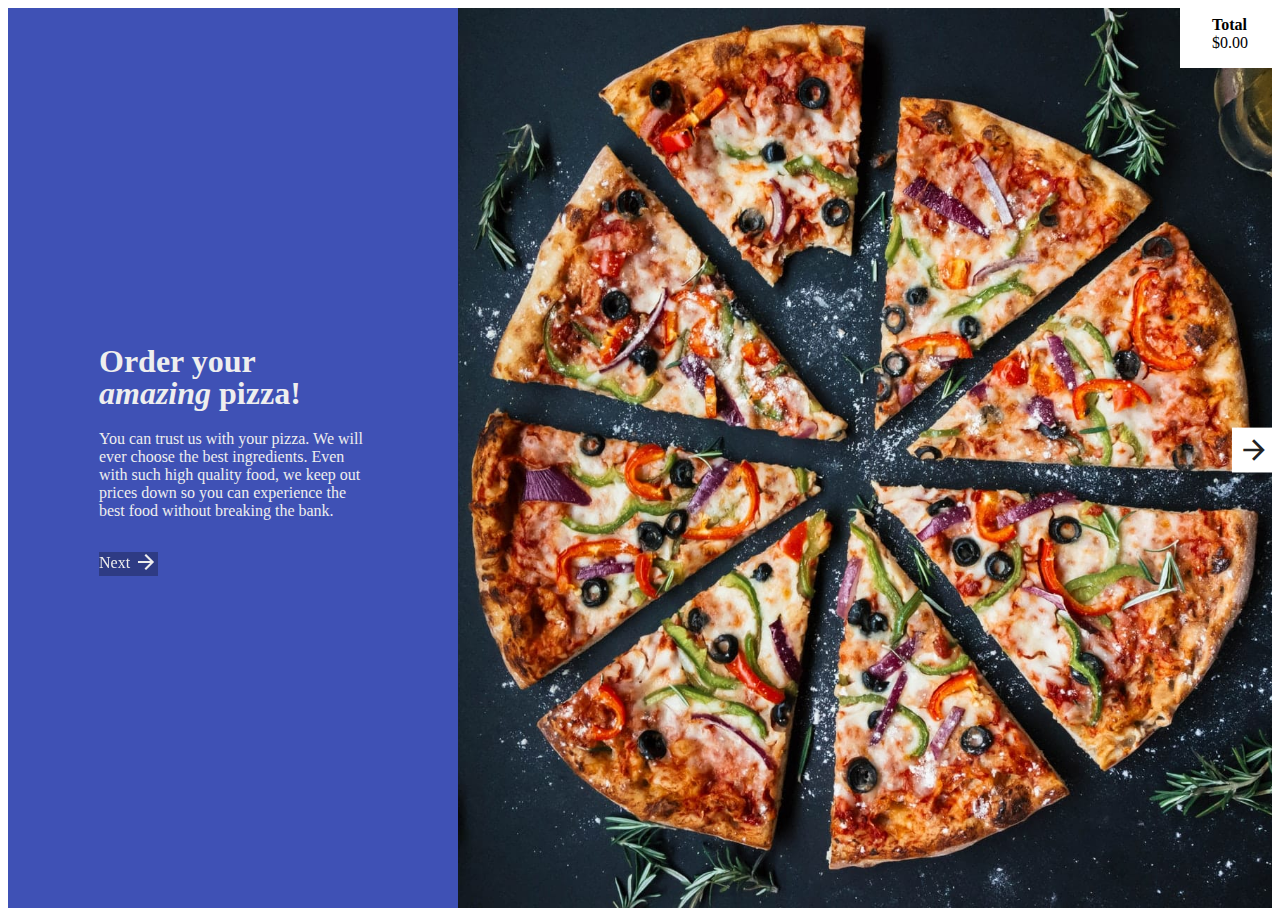
<file: index.html>
<!DOCTYPE html>
<html lang="en">

<head>
	<meta charset="UTF-8">
	<title>Order Your Pizza!</title>
	<meta name="viewport" content="width=device-width, user-scalable=no, initial-scale=1.0, maximum-scale=1.0, minimum-scale=1.0">
	<link rel="stylesheet" href="https://code.getmdl.io/1.3.0/material.indigo-pink.min.css">
	<script defer src="https://code.getmdl.io/1.3.0/material.min.js"></script>
	<link href="https://fonts.googleapis.com/icon?family=Material+Icons" rel="stylesheet">
	<link rel="stylesheet" href="main.css">
</head>

<body>
	<main>
		<div class="questions">
			<div class="auto-center-pr" data-current-color="blue">
				<div class="auto-center">
					<form>
						<div data-page="0" data-page-src="img/pizza.jpeg" data-bg="blue">
							<h1>Order your
								<em>amazing</em> pizza!</h1>
							<p>You can trust us with your pizza. We will ever choose the best ingredients. Even with such high quality food, we keep
								out prices down so you can experience the best food without breaking the bank.</p>
						</div>
						<div data-page="1" class="hide" data-bg="red" data-page-src="img/crust.jpeg">
							<h1>Crust</h1>
							<div id="rg1" role="radiogroup">
								<label class="mdl-radio mdl-js-radio mdl-js-ripple-effect">
									<input type="radio" role="radio" tabindex="0" name="crust" value="Thin Crust" class="mdl-radio__button">
									<span class="mdl-radio__label">Thin Crust</span>
								</label>
								<label class="mdl-radio mdl-js-radio mdl-js-ripple-effect">
									<input type="radio" role="radio" tabindex="0" name="crust" value="Flatbread Crust" class="mdl-radio__button">
									<span class="mdl-radio__label">Flatbread Crust</span>
								</label>
								<label class="mdl-radio mdl-js-radio mdl-js-ripple-effect">
									<input type="radio" role="radio" tabindex="0" name="crust" value="Thicc Crust" class="mdl-radio__button">
									<span class="mdl-radio__label">Thicc Crust</span>
								</label>
								<label class="mdl-radio mdl-js-radio mdl-js-ripple-effect">
									<input type="radio" role="radio" tabindex="0" name="crust" value="Focaccia" class="mdl-radio__button">
									<span class="mdl-radio__label">Focaccia</span>
								</label>
								<label class="mdl-radio mdl-js-radio mdl-js-ripple-effect">
									<input type="radio" role="radio" tabindex="0" name="crust" value="Traditional Pan Pizza" class="mdl-radio__button">
									<span class="mdl-radio__label">Traditional Pan Pizza</span>
								</label>
							</div>

						</div>
						<div data-page="2" class="hide" data-bg="teal" data-page-src="img/cheese.jpeg">
							<h1>Cheese?</h1>
							<label class="mdl-checkbox mdl-js-checkbox mdl-js-ripple-effect">
								<input type="checkbox" class="mdl-checkbox__input" value="Mozzerlaa" name="cheese">
								<span class="mdl-checkbox__label">Mozzerlaa</span>
							</label>
							<label class="mdl-checkbox mdl-js-checkbox mdl-js-ripple-effect">
								<input type="checkbox" class="mdl-checkbox__input" value="Cheddar Cheese" name="cheese">
								<span class="mdl-checkbox__label">Cheddar Cheese</span>
							</label>
							<label class="mdl-checkbox mdl-js-checkbox mdl-js-ripple-effect">
								<input type="checkbox" class="mdl-checkbox__input" value="Provolone" name="cheese">
								<span class="mdl-checkbox__label">Provolone</span>
							</label>
							<hr>
							<h2>How much cheese? 10 being the most, 0 being the least.</h2>
							<p class="range-field" data-range-value="5">
								<input type="range" class="mdl-slider mdl-js-slider" min="0" max="10" step=".1" value="5" style="border: 0;" name="cheeserange"
								/>
							</p>
						</div>
						<div data-page="3" class="hide" data-bg="yellow" data-page-src="img/meat.jpeg">
							<h1>Meats?</h1>
							<label class="mdl-checkbox mdl-js-checkbox mdl-js-ripple-effect">
								<input type="checkbox" class="mdl-checkbox__input" value="Salami" name="meat">
								<span class="mdl-checkbox__label">Salami</span>
							</label>
							<label class="mdl-checkbox mdl-js-checkbox mdl-js-ripple-effect">
								<input type="checkbox" class="mdl-checkbox__input" value="Pepperoni" name="meat">
								<span class="mdl-checkbox__label">Pepperoni</span>
							</label>
							<label class="mdl-checkbox mdl-js-checkbox mdl-js-ripple-effect">
								<input type="checkbox" class="mdl-checkbox__input" value="Sauceage" name="meat">
								<span class="mdl-checkbox__label">Sauceage</span>
							</label>
							<label class="mdl-checkbox mdl-js-checkbox mdl-js-ripple-effect">
								<input type="checkbox" class="mdl-checkbox__input" value="Chicken" name="meat">
								<span class="mdl-checkbox__label">Chicken</span>
							</label>
							<label class="mdl-checkbox mdl-js-checkbox mdl-js-ripple-effect">
								<input type="checkbox" class="mdl-checkbox__input" value="Lamb" name="meat">
								<span class="mdl-checkbox__label">Lamb</span>
							</label>
						</div>
						<div data-page="4" class="hide" data-bg="orange" data-page-src="img/veg.jpeg">
							<h1>Veggies</h1>
							<label class="mdl-checkbox mdl-js-checkbox mdl-js-ripple-effect">
								<input type="checkbox" class="mdl-checkbox__input" value="Pineapple" name="veggie">
								<span class="mdl-checkbox__label">Pineapple</span>
							</label>
							<label class="mdl-checkbox mdl-js-checkbox mdl-js-ripple-effect">
								<input type="checkbox" class="mdl-checkbox__input" value="Onion" name="veggie">
								<span class="mdl-checkbox__label">Onion</span>
							</label>
							<label class="mdl-checkbox mdl-js-checkbox mdl-js-ripple-effect">
								<input type="checkbox" class="mdl-checkbox__input" value="Cauliflower" name="veggie">
								<span class="mdl-checkbox__label">Cauliflower</span>
							</label>
							<label class="mdl-checkbox mdl-js-checkbox mdl-js-ripple-effect">
								<input type="checkbox" class="mdl-checkbox__input" value="Mushroom" name="veggie">
								<span class="mdl-checkbox__label">Mushroom</span>
							</label>
							<label class="mdl-checkbox mdl-js-checkbox mdl-js-ripple-effect">
								<input type="checkbox" class="mdl-checkbox__input" value="Tomato" name="veggie">
								<span class="mdl-checkbox__label">Tomato</span>
							</label>
							<label class="mdl-checkbox mdl-js-checkbox mdl-js-ripple-effect">
								<input type="checkbox" class="mdl-checkbox__input" value="Lettuce" name="veggie">
								<span class="mdl-checkbox__label">Lettuce</span>
							</label>
							<label class="mdl-checkbox mdl-js-checkbox mdl-js-ripple-effect">
								<input type="checkbox" class="mdl-checkbox__input" value="Peppers" name="veggie">
								<span class="mdl-checkbox__label">Peppers</span>
							</label>

						</div>
						<div data-page="5" class="hide" data-bg="blue-grey" data-page-src="img/drink.jpeg">
							<h1>Drink?!</h1>
							<div id="rg2" role="radiogroup">
								<label class="mdl-radio mdl-js-radio mdl-js-ripple-effect">
									<input type="radio" role="radio" tabindex="0" name="drink" value="Water" class="mdl-radio__button">
									<span class="mdl-radio__label">Water</span>
								</label>
								<label class="mdl-radio mdl-js-radio mdl-js-ripple-effect">
									<input type="radio" role="radio" tabindex="0" name="drink" value="Coke" class="mdl-radio__button">
									<span class="mdl-radio__label">Coke</span>
								</label>
								<label class="mdl-radio mdl-js-radio mdl-js-ripple-effect">
									<input type="radio" role="radio" tabindex="0" name="drink" value="Sprite" class="mdl-radio__button">
									<span class="mdl-radio__label">Sprite</span>
								</label>
								<label class="mdl-radio mdl-js-radio mdl-js-ripple-effect">
									<input type="radio" role="radio" tabindex="0" name="drink" value="Beer" class="mdl-radio__button">
									<span class="mdl-radio__label">Beer</span>
								</label>
								<label class="mdl-radio mdl-js-radio mdl-js-ripple-effect">
									<input type="radio" role="radio" tabindex="0" name="drink" value="Bepis" class="mdl-radio__button">
									<span class="mdl-radio__label">Bepis</span>
								</label>
								<label class="mdl-radio mdl-js-radio mdl-js-ripple-effect">
									<input type="radio" role="radio" tabindex="0" name="drink" value="Dorito Flavored Mountain Dew" class="mdl-radio__button">
									<span class="mdl-radio__label">Dorito Flavored Mountain Dew</span>
								</label>
								<label class="mdl-radio mdl-js-radio mdl-js-ripple-effect">
									<input type="radio" role="radio" tabindex="0" name="drink" value="Arizona" class="mdl-radio__button">
									<span class="mdl-radio__label">Arizona</span>
								</label>
							</div>

						</div>
						<div data-page="6" class="hide" data-bg="green" data-page-src="img/menu.jpeg">
							<h1>Final</h1>
							<div class="mdl-textfield mdl-js-textfield">
								<input class="mdl-textfield__input" type="text" id="name00" name="name">
								<label class="mdl-textfield__label" for="name00">Name...</label>
							</div>

							<div class="mdl-textfield mdl-js-textfield">

								<textarea class="mdl-textfield__input" type="text" name="message" id="message"></textarea>
								<label class="mdl-textfield__label" for="message">Questions, comments, concerns?</label>
							</div>
							<div style="display: flex; flex-direction: row-reverse">
								<button class="mdl-button mdl-js-button mdl-button--raised mdl-js-ripple-effect btn-green" type="submit">Submit</button>
								<!--<button class="mdl-button mdl-js-button mdl-button--raised mdl-js-ripple-effect btn-red" type="reset">Clear</button>-->
							</div>
						</div>
					</form>
					<button class="waves-effect waves-light btn js-arrow mdl-button mdl-js-button mdl-button--raised mdl-js-ripple-effect mdl-button--accent"
					  id="dark-button">
						<span>Next
							<i class="material-icons static">arrow_forward</i>
						</span>
					</button>
				</div>
			</div>
			<button class="material-icons arrow bwd custom-hide btn grey lighten-3 waves-effect waves-light mdl-button mdl-js-button no-hover-effect">arrow_back</button>
		</div>
		<div class="image relative center-flex">
			<div class="mdl-spinner mdl-js-spinner full-abs"></div>
			<img src="img/pizza.jpeg" class="dyn-img">
			<button class="material-icons arrow fwd btn grey lighten-3 waves-effect waves-light mdl-button mdl-js-button mdl-button--raised">arrow_forward</button>
		</div>
	</main>
	<dialog class="mdl-dialog">
		<div class="mdl-dialog__content">
			<p>
				How did you get this up..?
			</p>
		</div>
		<div class="mdl-dialog__actions">
			<button type="button" class="mdl-button agree mdl-js-button">Agree</button>
			<button type="button" class="mdl-button close mdl-js-button">Disagree</button>
		</div>
	</dialog>
	<div class="price-total">
		Total
		<span>$0.00</span>
	</div>
	<script src="main.js" defer></script>
</body>

</html>
</file>
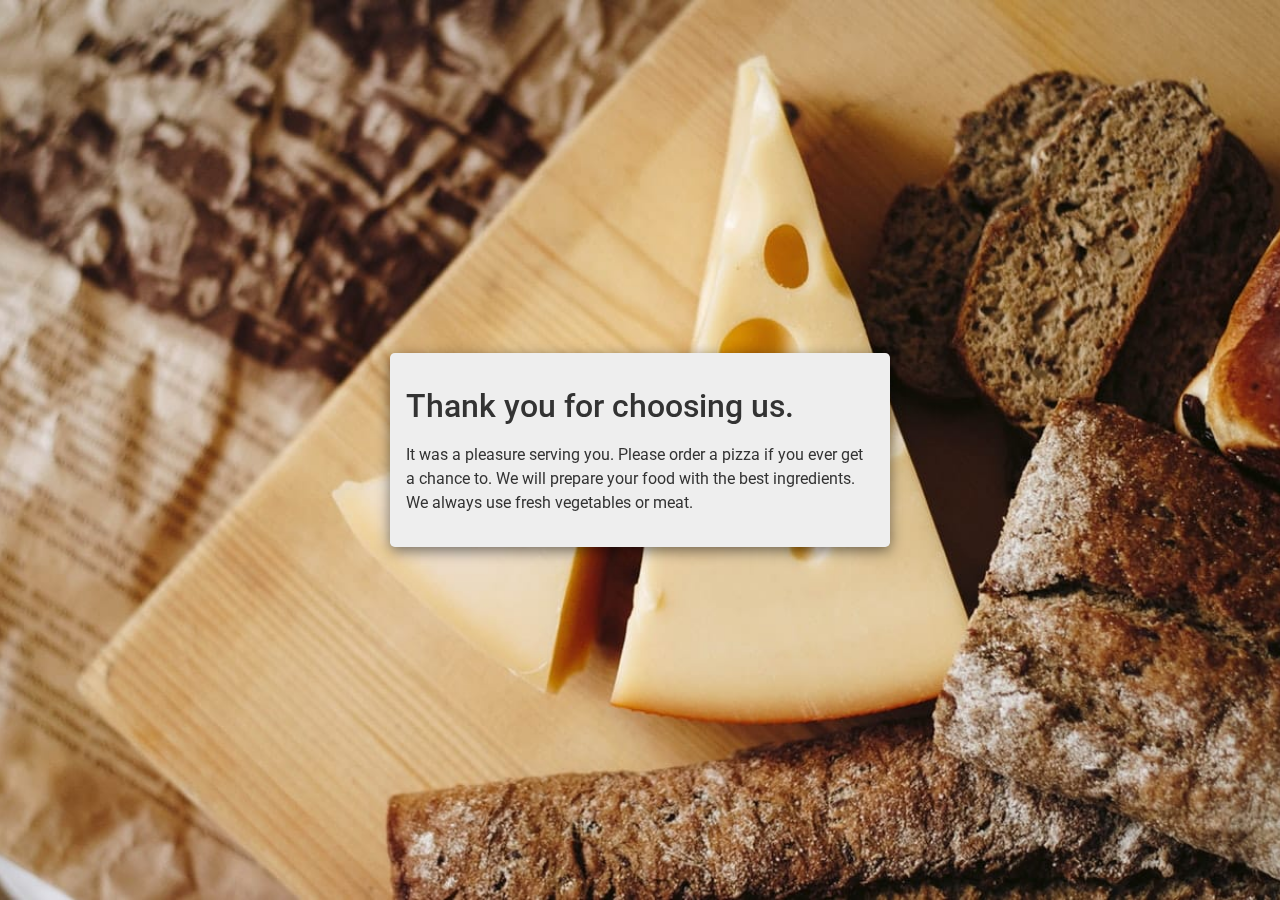
<file: thanks.html>
<!DOCTYPE html>
<html lang="en">

<head>
  <meta charset="UTF-8">
  <meta name="viewport" content="width=device-width, initial-scale=1.0">
  <meta http-equiv="X-UA-Compatible" content="ie=edge">
  <title>Thank You</title>
  <link href="https://fonts.googleapis.com/css?family=Roboto:400,500" rel="stylesheet">
  <style>

    .submitted {
      padding: 1em;
      max-width: 500px;
      width: 95%;
      box-sizing: border-box;
      height: -moz-fit-content;
      height: fit-content;
      background-color: #fcfcfc;
      background-size: cover;
      margin: auto;
      background-color: #eee;
      color: #333;
      border-radius: .3em;

      box-shadow: 0 4px 15px rgba(0, 0, 0, .6);
      filter: drop-shadow(0 4px 7px rgba(0, 0, 0, .5));
    }

    @supports (filter: drop-shadow(0 4px 15px rgba(0, 0, 0, .5))) {
      .submitted {
        box-shadow: none;
      }
    }

    h1 {
      font-weight: 500;
      line-height: 1;
    }

    body {
      height: 100vh;
      display: grid;
      margin: 0;
      font-family: Avenir, 'Roboto', sans-serif;
      background-image: url(img/cheese.jpeg);
      background-size: cover;
      line-height: 1.5;
      background-position: center center;
      background-repeat: no-repeat;
    }
  </style>
</head>

<body>
  <div class="submitted">

    <div style="margin: 0 auto;"></div>
    <h1>Thank you for choosing us.</h1>
    <p>It was a pleasure serving you. Please order a pizza if you ever get a chance to. We will prepare your food with the best
      ingredients. We always use fresh vegetables or meat.</p>
  </div>
</body>

</html>
</file>
<file: main.css>
/* vendor */

::selection {
	background: #0003;
}

::-moz-selection {
	background-color: #0003;
}

html, body {
	overflow: hidden;
}


button {
	border: none;
	margin: 0;
	padding: 0;
	width: auto;
	overflow: visible;
	background: transparent;
	color: inherit;
	font: inherit;
	line-height: normal;
	-webkit-font-smoothing: inherit;
	-moz-osx-font-smoothing: inherit;
	-webkit-appearance: none;
}

label {
	display: block !important;
}
label,
.mdl-radio.is-checked .mdl-radio__outer-circle,
.mdl-radio__inner-circle,
.mdl-checkbox__ripple-container .mdl-ripple {
	color: inherit;
	border-color: currentColor;
}

.mdl-radio__inner-circle,
.mdl-checkbox__ripple-container .mdl-ripple {
	background-color: currentColor;
}

main {
	flex-direction: column;
	height: 100vh;
	display: flex;
}
main > * {
	flex: 0 1 450px;
	position: relative;
}
main .image {
	flex-grow: 2;
}

form > *,
#dark-button {
	margin: 1em;
}


@media (min-width: 700px) {
	main {
		flex-direction: row;
	}
}


main img {
	width: 100%;
	height: 100%;
	display: block;
	object-fit: cover;
}


.auto-center-pr {
	display: flex;
	height: 100%;
	transition:
		background-color 300ms ease-out;
}

h1 {
	font-size: 2em;
	line-height: 1;
	font-weight: bold;
}

h2 {
	font-size: 1.3em;
	line-height: 1.2;
}

.auto-center {
	margin: auto;
	padding: 1em 0;
}

@media (min-width: 700px) {
	.auto-center {
		width: 300px;

	}
}

.arrow {
	position: fixed;
	font-size: 2em;
	background-color: #fff;
	color: var(--black);
	cursor: pointer;
	padding: 0;
	height: auto;
	z-index: 2;
	width: auto;
	min-width: auto;
	min-height: auto;
	padding: .2em;
	vertical-align: middle;
	transform: translateY(-50%);
	top: 50%;
}
.arrow:hover,
.arrow:focus,
.arrow:active,
.arrow:focus:not(:active) {
	background: rgba(255, 255, 255, .6);
}

.fwd {
  right: .1em;
}

.bwd {
	left: .1em;
}

.custom-hide {
	opacity: 0.001;
	pointer-events: none;
}

:root {
	--white: #eee;
	--black: #222;
}

[data-current-color=blue] {
	background-color: #3F51B5;
	color: var(--white);
}

[data-current-color=red] {
	background-color: #d32f2f;
	color: var(--white);
}

[data-current-color=teal] {
	background-color: #b2dfdb;
	color: var(--black);
}

[data-current-color=yellow] {
	background-color: #FFEB3B;
	color: var(--black);
}

[data-current-color=orange] {
	background-color: #FF5722;
	color: var(--white);
}

[data-current-color="blue-grey"] {
	background-color: #607D8B;
	color: var(--white);
}

[data-current-color=green] {
	background-color: #B2DFDB;
	color: var(--black);
}

.static {
	vertical-align: middle;
	transform: translateY(-2px);
}


@keyframes slideInLeft {
	0% {
    opacity: .01;
    transform: translate3d(-100%, 0, 0);
  }

	50% {
		transform: translate3d(30px, 0, 0);
	}

  100% {
    opacity: 1;
    transform: translate3d(0, 0, 0);
  }
}

.animate {
  -webkit-animation: slideInLeft 450ms ease-out 0s 1 forwards;
	animation: slideInLeft 450ms ease-out 0s 1 forwards;
	display: grid;
}

.js-arrow {
	margin-top: 1em;
}

textarea.materialize-textarea {
	width: 100%;
	color: var(--black);
	resize: none;
}

html,
p,
input {
	-webkit-user-select: none;
	user-select: none;
}

textarea,
.range-field,
input[type=range] {
	-webkit-tap-highlight-color: transparent;
}

.hide {
	opacity: 0.01;
	pointer-events: none;
	display: none;
}

#dark-button {
	background-color: #0004;
}

button *,
button,
.mdl-button *,
.mdl-button,
.animate .mdl-checkbox.is-upgraded,
.animate .mdl-radio.is-upgraded,
.animate .mdl-checkbox.is-upgraded *,
.animate .mdl-radio.is-upgraded *,
.animate .range-field,
.animate .range-field * {
	will-change: transfrom, opacity, background-color;
}

.range-field {
	position: relative;
}

.range-field::before {
	content: '0';
	position: absolute;
	left: 0;
	top: 50%;
	line-height: 1;
	transform: translateY(-50%);
	display: inline-block;
}

.range-field::after {
	content: '10';
	position: absolute;
	display: inline-block;
	right: 0;
	top: 50%;
	line-height: 1;
	transform: translateY(-50%);
}

.mdl-dialog__content {
	color: #333;
}

.mdl-dialog {
	width: 97%;
	max-width: 500px;
}

dialog * {
	margin: 0;
	padding: 0;
	line-height: 1;
}

dialog::backdrop {
	background-color: rgba(0, 0, 0, .4);
}

dialog .food-section:first-of-type {
	margin-top: .75em;
}

.food-section p:first-of-type,
.total + p {
	margin-bottom: 0.5em;
}

dialog .food-section {
	margin-bottom: 1.2em;
}

dialog .food-section:last-of-type {
	margin-bottom: 1.5em;
}

dialog h2 strong {
	display: block;
	margin-bottom: .25em;
}

dialog .total {
	text-align: right;
}

dialog h2 {
	margin-bottom: .4rem;
}

dialog h2 + p {
	margin-bottom: 1.5rem;
}

.agree,
.btn-green {
	background-color: #28a745;
	color: #fff;
}

[type=submit] {
	margin-left: .5em;
}

.close,
.btn-red {
	background-color: #dc3545;
	color: #fff;
}
.btn-green:focus,
.btn-green:hover,
.btn-green:active,
.btn-green:focus:not(:active),
.agree:focus,
.agree:hover,
.agree:active,
.agree:focus:not(:active) {
	background-color: #17692a;
}
.btn-red:focus,
.btn-red:hover,
.btn-red:focus:not(:active),
.close:focus,
.close:hover,
.close:focus:not(:active) {
	background-color: #a92734;
}

.mdl-dialog__actions {
	display: block;
}
.price-total {
	position: fixed;
	top: 0;
	right: 0;
	background-color: #fff;
	padding: 1em 2em;
	font-weight: bold;
}

.price-total span {
	display: block;
	font-weight: lighter;
}

.relative {
	position: relative;
}

.full-abs {
	position: absolute;
	height: 50px;
	width: 50px;
	top: calc(50% - 25px);
	left: calc(50% - 25px);
	right: 0;
	bottom: 0;
	z-index: 2;
}

.is-active + img {
	filter: brightness(20%)
}

.center-flex {
	align-items: center;
	justify-content: center;
	display: flex;
}
</file>
